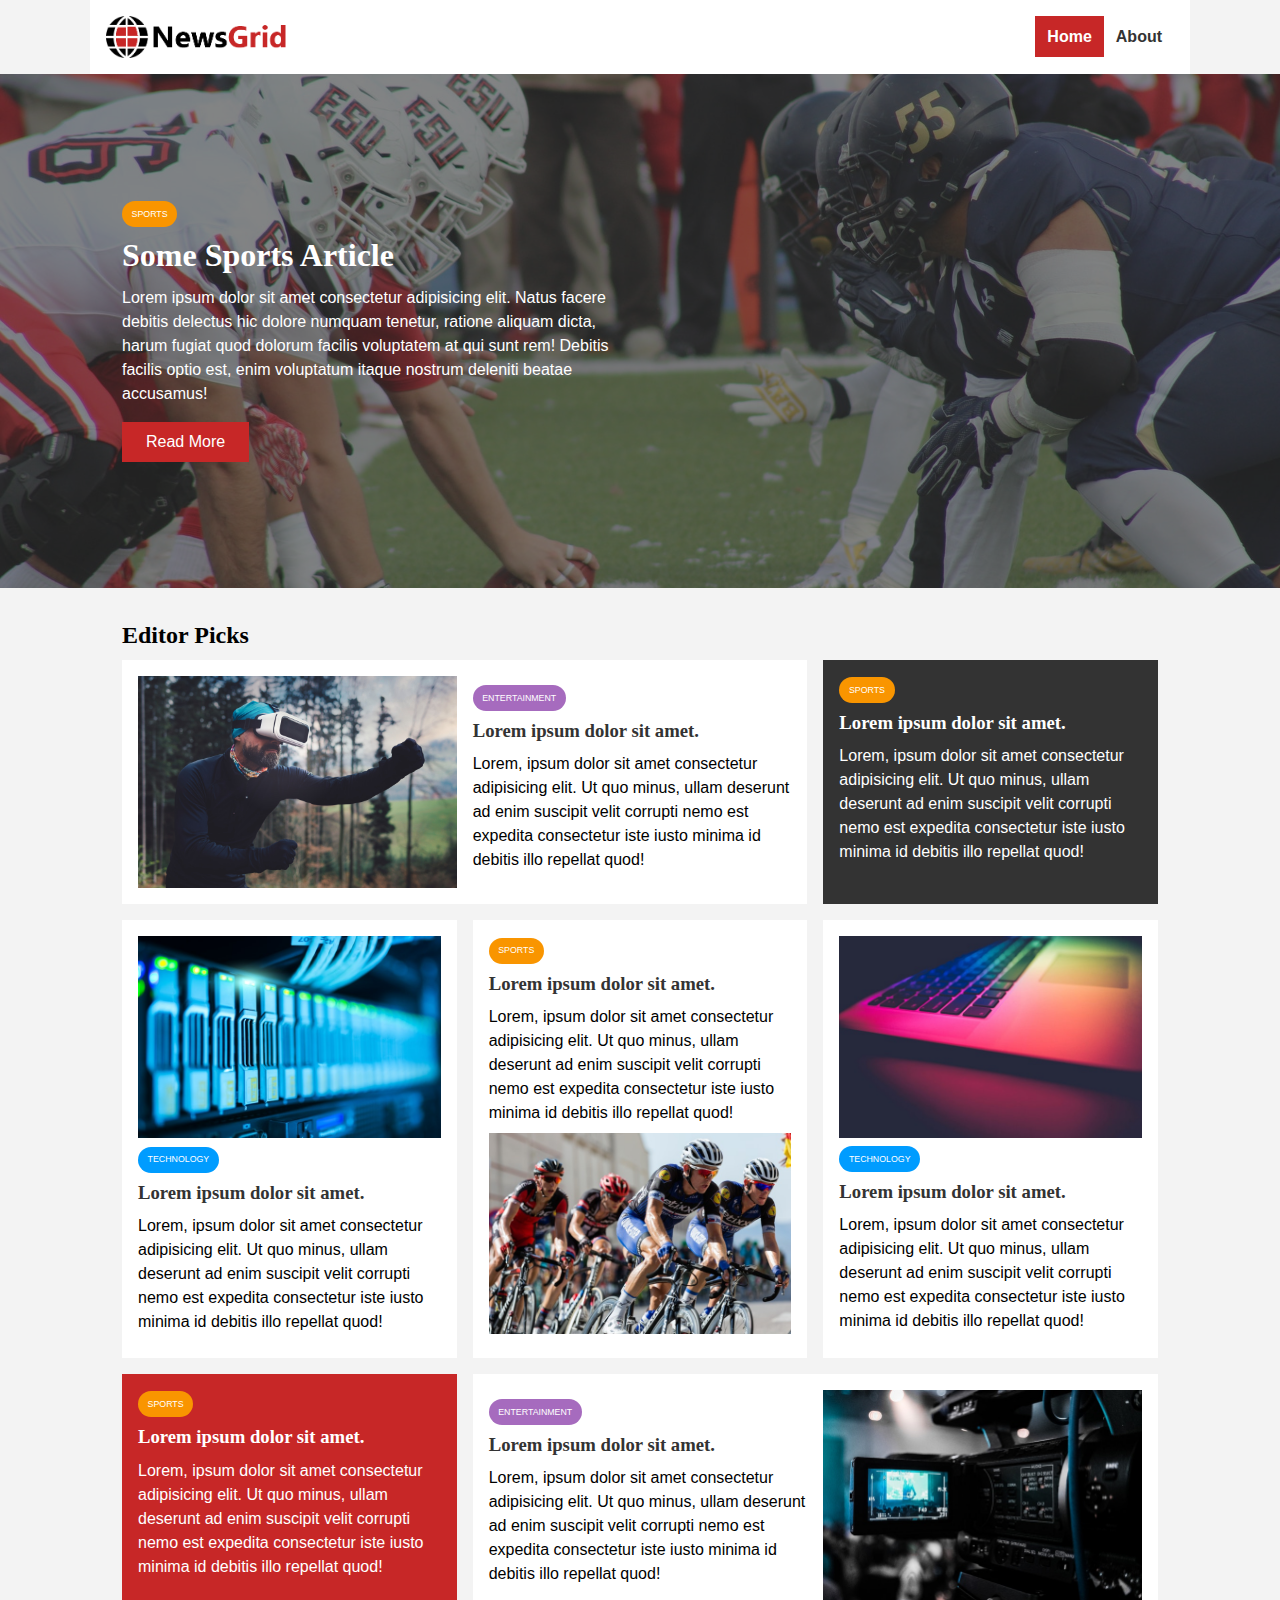
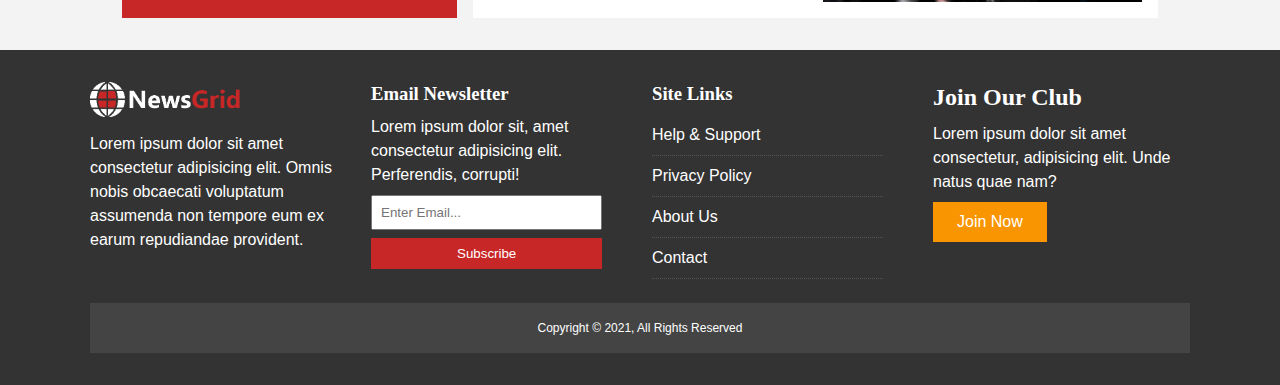
<file: index.htm>
<!DOCTYPE html>
<html lang="en">
<head>
    <meta charset="UTF-8">
    <meta http-equiv="X-UA-Compatible" content="IE=edge">
    <meta name="viewport" content="width=device-width, initial-scale=1.0">
    <link rel="stylesheet" href="https://use.fontawesome.com/releases/v5.6.3/css/all.css" integrity="sha384-UHRtZLI+pbxtHCWp1t77Bi1L4ZtiqrqD80Kn4Z8NTSRyMA2Fd33n5dQ8lWUE00s/" crossorigin="anonymous">
    <link href="https://fonts.googleapis.com/css?family=Lato|Staatliches" rel="stylesheet">
    <link rel="stylesheet" href="css/style.css">
    <link rel="stylesheet" media="screen and (max-width:768px)" href="css/mobile.css">
    <link rel="icon" type="image/x-icon" href="favicon.ico">
    <title>NewsGrid - Home</title>
</head>
<body>
    <nav id="main-nav">
        <div class="container">
            <img class="logo" src="img/logo.png" alt="Newsgrid">
            <div class="social">
                <a href="http://facebook.com" target="_blank"><i class="fab fa-facebook fa-2x"></i></a>
                <a href="http://twitter.com" target="_blank"><i class="fab fa-twitter fa-2x"></i></a>
                <a href="http://instagram.com" target="_blank"><i class="fab fa-instagram fa-2x"></i></a>
                <a href="http://youtube.com" target="_blank"><i class="fab fa-youtube fa-2x"></i></a>
            </div>
            <ul>
                <li><a href="index.htm" class="current">Home</a></li>
                <li><a href="about.htm">About</a></li>
            </ul>
        </div>
    </nav>

    <!-- showcase -->
    <header id="showcase">
        <div class="container">
            <div class="showcase-container">
                <div class="showcase-content">
                    <div class="category category-sports">Sports</div>
                    <h1>Some Sports Article</h1>
                    <p>Lorem ipsum dolor sit amet consectetur adipisicing elit. Natus facere debitis delectus hic dolore numquam tenetur, ratione aliquam dicta, harum fugiat quod dolorum facilis voluptatem at qui sunt rem! Debitis facilis optio est, enim voluptatum itaque nostrum deleniti beatae accusamus!</p>
                    <a href="article.htm" class="btn btn-primary">Read More</a>
                </div>
            </div>
        </div>
    </header>

    <!-- articles -->
    <section id="home-articles" class="py-2">
        <div class="container">
            <h2>Editor Picks</h2>
            <div class="articles-container">
                <article class="card">
                    <img src="img/articles/ent1.jpg" alt="">
                    <div>
                    
                        <div class="category category-ent">Entertainment</div>
                        <h3>
                            <a href="article.htm">Lorem ipsum dolor sit amet.</a>
                        </h3>
                        <p>Lorem, ipsum dolor sit amet consectetur adipisicing elit. Ut quo minus, ullam deserunt ad enim suscipit velit corrupti nemo est expedita consectetur iste iusto minima id debitis illo repellat quod!</p>
                    </div>
                </article>
                <article class="card bg-dark">
                        <div class="category category-sports">Sports</div>
                        <h3>
                            <a href="article.htm">Lorem ipsum dolor sit amet.</a>
                        </h3>
                        <p>Lorem, ipsum dolor sit amet consectetur adipisicing elit. Ut quo minus, ullam deserunt ad enim suscipit velit corrupti nemo est expedita consectetur iste iusto minima id debitis illo repellat quod!</p>
                </article>
                <article class="card">
                    <img src="img/articles/tech1.jpg" alt="">
                        <div class="category category-tech">Technology</div>
                        <h3>
                            <a href="article.htm">Lorem ipsum dolor sit amet.</a>
                        </h3>
                        <p>Lorem, ipsum dolor sit amet consectetur adipisicing elit. Ut quo minus, ullam deserunt ad enim suscipit velit corrupti nemo est expedita consectetur iste iusto minima id debitis illo repellat quod!</p>
                </article>
                <article class="card">
                    
                        <div class="category category-sports">Sports</div>
                        <h3>
                            <a href="article.htm">Lorem ipsum dolor sit amet.</a>
                        </h3>
                        <p>Lorem, ipsum dolor sit amet consectetur adipisicing elit. Ut quo minus, ullam deserunt ad enim suscipit velit corrupti nemo est expedita consectetur iste iusto minima id debitis illo repellat quod!</p>
                        <img src="img/articles/sports1.jpg " alt="">
                </article>
                <article class="card">
                    <img src="img/articles/tech2.jpg" alt="">
                        <div class="category category-tech">Technology</div>
                        <h3>
                            <a href="article.htm">Lorem ipsum dolor sit amet.</a>
                        </h3>
                        <p>Lorem, ipsum dolor sit amet consectetur adipisicing elit. Ut quo minus, ullam deserunt ad enim suscipit velit corrupti nemo est expedita consectetur iste iusto minima id debitis illo repellat quod!</p>
                </article>
                <article class="card bg-primary">
                    <div class="category category-sports">Sports</div>
                    <h3>
                        <a href="article.htm">Lorem ipsum dolor sit amet.</a>
                    </h3>
                    <p>Lorem, ipsum dolor sit amet consectetur adipisicing elit. Ut quo minus, ullam deserunt ad enim suscipit velit corrupti nemo est expedita consectetur iste iusto minima id debitis illo repellat quod!</p>
                </article>
                <article class="card">
                    <div>
                        <div class="category category-ent">Entertainment</div>
                        <h3>
                            <a href="article.htm">Lorem ipsum dolor sit amet.</a>
                        </h3>
                        <p>Lorem, ipsum dolor sit amet consectetur adipisicing elit. Ut quo minus, ullam deserunt ad enim suscipit velit corrupti nemo est expedita consectetur iste iusto minima id debitis illo repellat quod!</p>
                    </div>
                    <img src="img/articles/ent2.jpg" alt="">
                </article>
            </div>
        </div>
    </section>

    <!-- footer -->
    <footer id="main-footer">
        <div class="container footer-container py-2">
            <div>
                <img src="img/logo_light.png" alt="NewsGrid">
                <p>Lorem ipsum dolor sit amet consectetur adipisicing elit. Omnis nobis obcaecati voluptatum assumenda non tempore eum ex earum repudiandae provident.</p>

            </div>
            <div>
                <h3>Email Newsletter</h3>
                <p>Lorem ipsum dolor sit, amet consectetur adipisicing elit. Perferendis, corrupti!</p>
                <form action="">
                    <input type="email" name="" id="" placeholder="Enter Email...">
                    <input type="submit" value="Subscribe" class="btn btn-primary">
                </form>
            </div>
            <div>
                <h3>Site Links</h3>
                <ul class="list">
                    <li><a href="#">Help & Support</a></li>
                    <li><a href="#">Privacy Policy</a></li>
                    <li><a href="#">About Us</a></li>
                    <li><a href="#">Contact</a></li>
                </ul>
            </div>
            <div>
                <h2>Join Our Club</h2>
                <p>Lorem ipsum dolor sit amet consectetur, adipisicing elit. Unde natus quae nam?</p>
                <a href="#" class="btn btn-secondary">Join Now </a>
            </div>
            <div>
                <p>
                    Copyright &copy; 2021, All Rights Reserved
                </p>
            </div>
        </div>
    </footer>
</body>
</html>
</file>
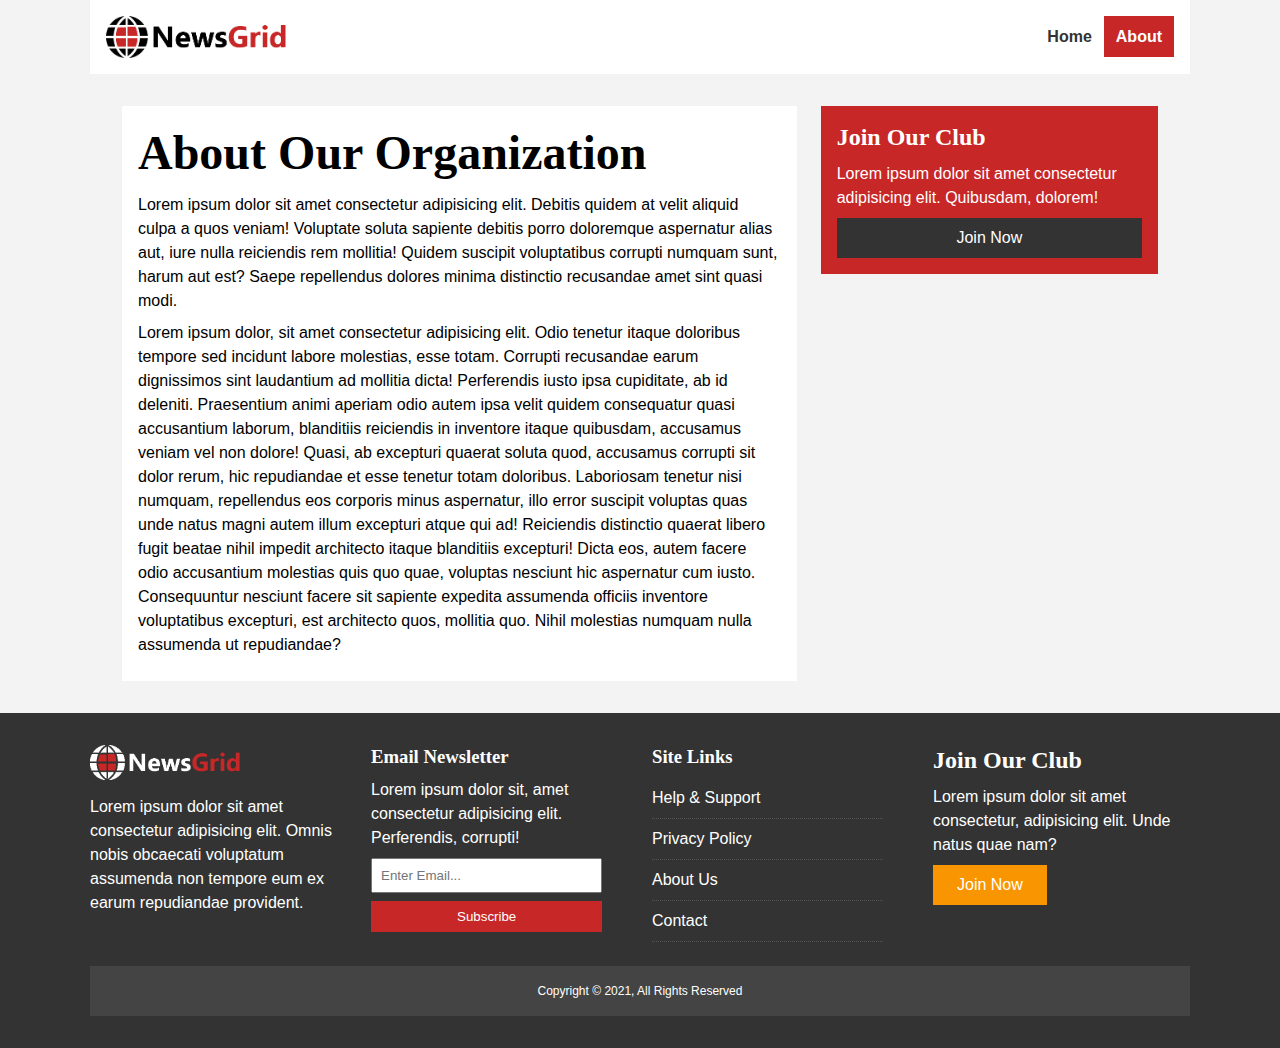
<file: about.htm>
<!DOCTYPE html>
<html lang="en">
<head>
    <meta charset="UTF-8">
    <meta http-equiv="X-UA-Compatible" content="IE=edge">
    <meta name="viewport" content="width=device-width, initial-scale=1.0">
    <link rel="stylesheet" href="https://use.fontawesome.com/releases/v5.6.3/css/all.css" integrity="sha384-UHRtZLI+pbxtHCWp1t77Bi1L4ZtiqrqD80Kn4Z8NTSRyMA2Fd33n5dQ8lWUE00s/" crossorigin="anonymous">
    <link href="https://fonts.googleapis.com/css?family=Lato|Staatliches" rel="stylesheet">
    <link rel="stylesheet" href="css/style.css">
    <link rel="stylesheet" media="screen and (max-width:768px)" href="css/mobile.css">
    <link rel="icon" type="image/x-icon" href="favicon.ico">
    <title>About</title>
</head>
<body>
    <nav id="main-nav">
        <div class="container">
            <img class="logo" src="img/logo.png" alt="Newsgrid">
            <div class="social">
                <a href="http://facebook.com" target="_blank"><i class="fab fa-facebook fa-2x"></i></a>
                <a href="http://twitter.com" target="_blank"><i class="fab fa-twitter fa-2x"></i></a>
                <a href="http://instagram.com" target="_blank"><i class="fab fa-instagram fa-2x"></i></a>
                <a href="http://youtube.com" target="_blank"><i class="fab fa-youtube fa-2x"></i></a>
            </div>
            <ul>
                <li><a href="index.htm" >Home</a></li>
                <li><a href="about.htm" class="current">About</a></li>
            </ul>
        </div>
    </nav>

    <section id="about">
        <div class="container">
            <div class="page-container">
                <article class="card">
                    <h1 class="l-heading">About Our Organization</h1>
                    <p>Lorem ipsum dolor sit amet consectetur adipisicing elit. Debitis quidem at velit aliquid culpa a quos veniam! Voluptate soluta sapiente debitis porro doloremque aspernatur alias aut, iure nulla reiciendis rem mollitia! Quidem suscipit voluptatibus corrupti numquam sunt, harum aut est? Saepe repellendus dolores minima distinctio recusandae amet sint quasi modi.</p>
                    <p>Lorem ipsum dolor, sit amet consectetur adipisicing elit. Odio tenetur itaque doloribus tempore sed incidunt labore molestias, esse totam. Corrupti recusandae earum dignissimos sint laudantium ad mollitia dicta! Perferendis iusto ipsa cupiditate, ab id deleniti. Praesentium animi aperiam odio autem ipsa velit quidem consequatur quasi accusantium laborum, blanditiis reiciendis in inventore itaque quibusdam, accusamus veniam vel non dolore! Quasi, ab excepturi quaerat soluta quod, accusamus corrupti sit dolor rerum, hic repudiandae et esse tenetur totam doloribus. Laboriosam tenetur nisi numquam, repellendus eos corporis minus aspernatur, illo error suscipit voluptas quas unde natus magni autem illum excepturi atque qui ad! Reiciendis distinctio quaerat libero fugit beatae nihil impedit architecto itaque blanditiis excepturi! Dicta eos, autem facere odio accusantium molestias quis quo quae, voluptas nesciunt hic aspernatur cum iusto. Consequuntur nesciunt facere sit sapiente expedita assumenda officiis inventore voluptatibus excepturi, est architecto quos, mollitia quo. Nihil molestias numquam nulla assumenda ut repudiandae?</p>
                </article>
                <aside class="card bg-primary">
                    <h2>Join Our Club</h2>
                    <p>Lorem ipsum dolor sit amet consectetur adipisicing elit. Quibusdam, dolorem!</p>
                    <a href="#" class="btn btn-dark btn-block">Join Now</a>
                </aside>
            </div>
        </div>
    </section>
    

    <!-- footer -->
    <footer id="main-footer">
        <div class="container footer-container py-2">
            <div>
                <img src="img/logo_light.png" alt="NewsGrid">
                <p>Lorem ipsum dolor sit amet consectetur adipisicing elit. Omnis nobis obcaecati voluptatum assumenda non tempore eum ex earum repudiandae provident.</p>

            </div>
            <div>
                <h3>Email Newsletter</h3>
                <p>Lorem ipsum dolor sit, amet consectetur adipisicing elit. Perferendis, corrupti!</p>
                <form action="">
                    <input type="email" name="" id="" placeholder="Enter Email...">
                    <input type="submit" value="Subscribe" class="btn btn-primary">
                </form>
            </div>
            <div>
                <h3>Site Links</h3>
                <ul class="list">
                    <li><a href="#">Help & Support</a></li>
                    <li><a href="#">Privacy Policy</a></li>
                    <li><a href="#">About Us</a></li>
                    <li><a href="#">Contact</a></li>
                </ul>
            </div>
            <div>
                <h2>Join Our Club</h2>
                <p>Lorem ipsum dolor sit amet consectetur, adipisicing elit. Unde natus quae nam?</p>
                <a href="#" class="btn btn-secondary">Join Now </a>
            </div>
            <div>
                <p>
                    Copyright &copy; 2021, All Rights Reserved
                </p>
            </div>
        </div>
    </footer>
</body>
</html>
</file>
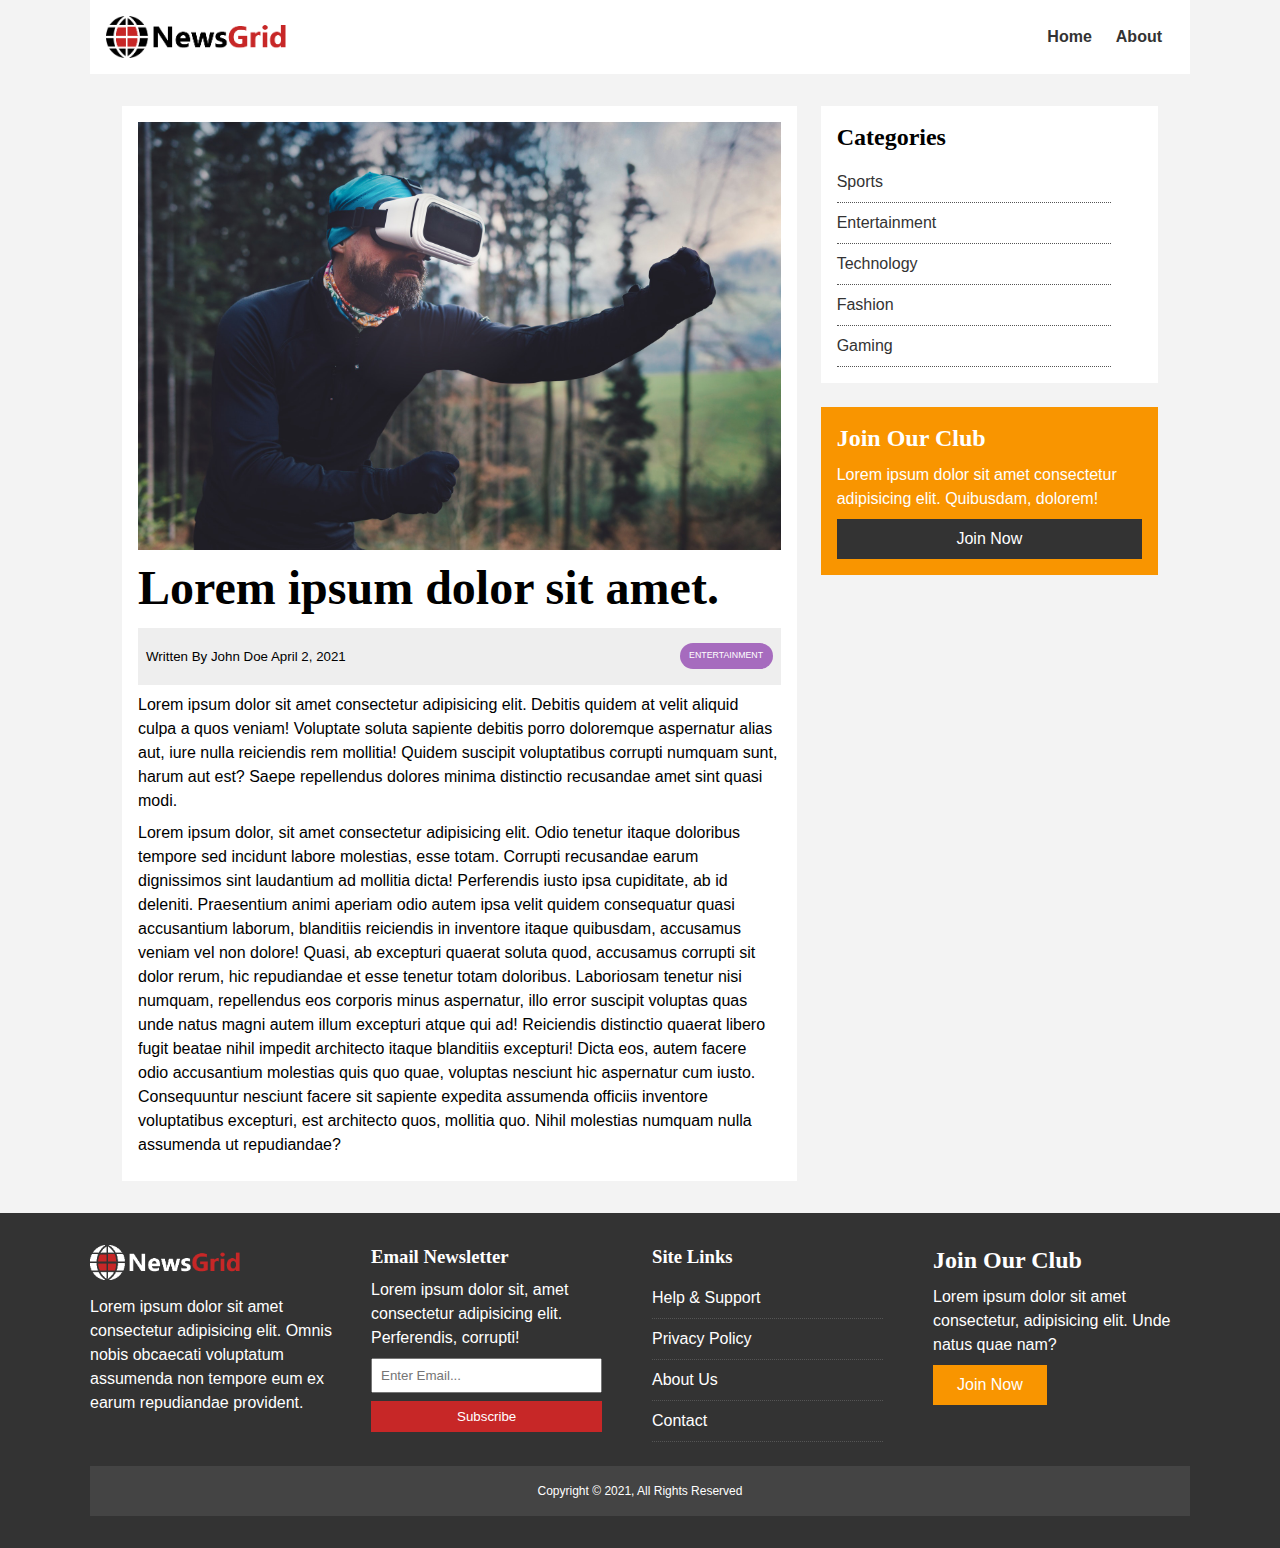
<file: article.htm>
<!DOCTYPE html>
<html lang="en">
<head>
    <meta charset="UTF-8">
    <meta http-equiv="X-UA-Compatible" content="IE=edge">
    <meta name="viewport" content="width=device-width, initial-scale=1.0">
    <link rel="stylesheet" href="https://use.fontawesome.com/releases/v5.6.3/css/all.css" integrity="sha384-UHRtZLI+pbxtHCWp1t77Bi1L4ZtiqrqD80Kn4Z8NTSRyMA2Fd33n5dQ8lWUE00s/" crossorigin="anonymous">
    <link href="https://fonts.googleapis.com/css?family=Lato|Staatliches" rel="stylesheet">
    <link rel="stylesheet" href="css/style.css">
    <link rel="stylesheet" media="screen and (max-width:768px)" href="css/mobile.css">
    <link rel="icon" type="image/x-icon" href="favicon.ico">
    <title>Latest</title>
</head>
<body>
    <nav id="main-nav">
        <div class="container">
            <img class="logo" src="img/logo.png" alt="Newsgrid">
            <div class="social">
                <a href="http://facebook.com" target="_blank"><i class="fab fa-facebook fa-2x"></i></a>
                <a href="http://twitter.com" target="_blank"><i class="fab fa-twitter fa-2x"></i></a>
                <a href="http://instagram.com" target="_blank"><i class="fab fa-instagram fa-2x"></i></a>
                <a href="http://youtube.com" target="_blank"><i class="fab fa-youtube fa-2x"></i></a>
            </div>
            <ul>
                <li><a href="index.htm" >Home</a></li>
                <li><a href="about.htm">About</a></li>
            </ul>
        </div>
    </nav>

    <section id="article">
        <div class="container">
            <div class="page-container">
                <article class="card">
                    <img src="img/articles/ent1.jpg" alt="">
                    <h1 class="l-heading">Lorem ipsum dolor sit amet.</h1>
                    <div class="meta">
                        <small>
                            <i class="fas fa-user"></i>Written By John Doe April 2, 2021

                        </small>
                        <div class="category category-ent">Entertainment</div>
                    </div>
                    <p>Lorem ipsum dolor sit amet consectetur adipisicing elit. Debitis quidem at velit aliquid culpa a quos veniam! Voluptate soluta sapiente debitis porro doloremque aspernatur alias aut, iure nulla reiciendis rem mollitia! Quidem suscipit voluptatibus corrupti numquam sunt, harum aut est? Saepe repellendus dolores minima distinctio recusandae amet sint quasi modi.</p>
                    <p>Lorem ipsum dolor, sit amet consectetur adipisicing elit. Odio tenetur itaque doloribus tempore sed incidunt labore molestias, esse totam. Corrupti recusandae earum dignissimos sint laudantium ad mollitia dicta! Perferendis iusto ipsa cupiditate, ab id deleniti. Praesentium animi aperiam odio autem ipsa velit quidem consequatur quasi accusantium laborum, blanditiis reiciendis in inventore itaque quibusdam, accusamus veniam vel non dolore! Quasi, ab excepturi quaerat soluta quod, accusamus corrupti sit dolor rerum, hic repudiandae et esse tenetur totam doloribus. Laboriosam tenetur nisi numquam, repellendus eos corporis minus aspernatur, illo error suscipit voluptas quas unde natus magni autem illum excepturi atque qui ad! Reiciendis distinctio quaerat libero fugit beatae nihil impedit architecto itaque blanditiis excepturi! Dicta eos, autem facere odio accusantium molestias quis quo quae, voluptas nesciunt hic aspernatur cum iusto. Consequuntur nesciunt facere sit sapiente expedita assumenda officiis inventore voluptatibus excepturi, est architecto quos, mollitia quo. Nihil molestias numquam nulla assumenda ut repudiandae?</p>
                </article>
                <aside id="categories" class="card">
                    <h2>Categories</h2>
                    <ul class="list">
                        <li><a href="#"><i class="fas fa-chevron-right"></i>Sports</a></li> 
                        <li><a href="#"><i class="fas fa-chevron-right"></i>Entertainment</a></li>
                        <li><a href="#"><i class="fas fa-chevron-right"></i>Technology</a></li> 
                        <li><a href="#"><i class="fas fa-chevron-right"></i>Fashion</a></li>
                        <li><a href="#"><i class="fas fa-chevron-right"></i>Gaming</a></li> 
                    </ul>
                </aside>
                <aside class="card bg-secondary">
                    <h2>Join Our Club</h2>
                    <p>Lorem ipsum dolor sit amet consectetur adipisicing elit. Quibusdam, dolorem!</p>
                    <a href="#" class="btn btn-dark btn-block">Join Now</a>
                </aside>
            </div>
        </div>
    </section>
    

    <!-- footer -->
    <footer id="main-footer">
        <div class="container footer-container py-2">
            <div>
                <img src="img/logo_light.png" alt="NewsGrid">
                <p>Lorem ipsum dolor sit amet consectetur adipisicing elit. Omnis nobis obcaecati voluptatum assumenda non tempore eum ex earum repudiandae provident.</p>

            </div>
            <div>
                <h3>Email Newsletter</h3>
                <p>Lorem ipsum dolor sit, amet consectetur adipisicing elit. Perferendis, corrupti!</p>
                <form action="">
                    <input type="email" name="" id="" placeholder="Enter Email...">
                    <input type="submit" value="Subscribe" class="btn btn-primary">
                </form>
            </div>
            <div>
                <h3>Site Links</h3>
                <ul class="list">
                    <li><a href="#">Help & Support</a></li>
                    <li><a href="#">Privacy Policy</a></li>
                    <li><a href="#">About Us</a></li>
                    <li><a href="#">Contact</a></li>
                </ul>
            </div>
            <div>
                <h2>Join Our Club</h2>
                <p>Lorem ipsum dolor sit amet consectetur, adipisicing elit. Unde natus quae nam?</p>
                <a href="#" class="btn btn-secondary">Join Now </a>
            </div>
            <div>
                <p>
                    Copyright &copy; 2021, All Rights Reserved
                </p>
            </div>
        </div>
    </footer>
</body>
</html>
</file>
<file: css/style.css>
:root{
    --primary-color:#c72727;
    --secondary-color:#f99500;
    --light-color: #f3f3f3;
    --dark-color: #333;
    --max-width: 1100px;
}

.category{
    --sports-color: #f99500;
    --ent-color: #a66bbe;
    --tech-color: #009cff;
}

*{
    margin: 0;
    padding: 0;
    box-sizing: border-box;
}

body{
    font-family: Arial, Helvetica, sans-serif;
    line-height: 1.5;
    background: var(--light-color);
}

a{
    color: #333;
    text-decoration: none;
}

li{
    list-style-type: none;
}

img{
    width: 100%;
}

h1, h2, h3, h4, h5, h6{
    font-family: cursive;
    margin-bottom: .55rem;
    line-height: 1.3;
}

/* utility */

.container{
    max-width: var(--max-width);
    margin: auto;
    padding:0 2rem;
    overflow: hidden;
}

.category{
    display: inline-block;
    color: white;
    font-size: .55rem;
    text-transform: uppercase;
    padding: 0.4rem 0.6rem;
    border-radius: 15px;
    margin-bottom: .5rem;
}

p{
    margin: .5rem 0;
}

.category-sports{background: var(--sports-color);}
.category-ent{background: var(--ent-color);}
.category-tech{background: var(--tech-color);}

.btn{
    display: inline-block;
    border: none;
    background:  var(--dark-color);
    color: #fff;
    padding: 0.5rem 1.5rem;
}

.btn-light{background: var(--light-color);}
.btn-primary{background: var(--primary-color);}
.btn-secondary{background: var(--secondary-color);}

.btn-block{
    display: block;
    text-align: center;
    width: 100%;
}

.btn:hover{
    opacity: 0.9;
}

.card{
    background: white;
    padding:1rem;
}

.bg-dark{
    background: var(--dark-color);
    color: #fff;
}
.bg-primary{
    background: var(--primary-color);
    color: #fff;
}
.bg-secondary{
    background: var(--secondary-color);
    color: #fff;
}

.bg-dark h1,
.bg-dark h2,
.bg-dark h3,
.bg-dark a,
.bg-primary a,
.bg-primary h1,
.bg-primary h2,
.bg-primary h3,
.bg-secondary a,
.bg-secondary h1,
.bg-secondary h2,
.bg-secondary h3
                {
    color:#fff;
}


.py-1{padding: 1.5rem 0;}
.py-2{padding: 2rem 0;}
.py-3{padding: 3rem 0;}
.p-1{padding: 1.5rem ;}
.p-2{padding: 2rem ;}
.p-3{padding: 3rem ;}


.list li{
    padding: .5rem 0;
    border-bottom: #555 dotted 1px;
    width: 90%;
}

.list li a:hover{
    color: var(--primary-color) !important;
}

.l-heading{
    font-size: 3rem;
}

/* inner page grid container */
.page-container{
    display: grid;
    grid-template-columns: 2fr 1fr;
    margin: 2rem 0;
    grid-gap: 1.5rem;
}

.page-container > *:first-child{
    grid-row: 1 / span 3;
}
/* navigation */

#main-nav{
    position: sticky;
    top: 0;
    z-index: 2;
}

#main-nav .container{
    background: #fff;
    padding: 1rem;
    align-items: center;
}

#main-nav .logo{
    width: 180px;
}

#main-nav ul{
    justify-self: end;
    display: flex;
}
#main-nav ul li a{
    padding: .75rem;
    font-weight: bold;
}

#main-nav ul li a.current{
    background: var(--primary-color);
    color: #fff;
}

#main-nav ul li a:hover{
    background: var(--light-color);
    color: var(--dark-color);
}


#main-nav .container{
    display: grid;
    grid-template-columns: 6fr 3fr 2fr ;
}

#main-nav .social{
    justify-self: center;
}

#main-nav .social i{
    color: #777;
    margin-right: .5rem;
}

/* showcase */

#showcase{
    color:#fff;
    background: #333;
    padding: 2rem;
    position: relative;
}

#showcase:before{
    content: '';
    background: url(../img/featured.jpg) no-repeat center center/cover;
    position: absolute;
    top: 0;
    left: 0;
    width: 100%;
    height: 100%;
    opacity: 0.4;
}

#showcase .showcase-container{
    display: grid;
     grid-template-columns: repeat(2, 1fr);
     justify-content: center;
     align-items: center;
     height: 50vh;
    
}

#showcase .showcase-content{
    z-index: 1;
    overflow:visible;
}

#showcase .showcase-content p{
    margin-bottom: 1rem;
}

/* articles */

#home-articles .articles-container{
    display: grid;
    grid-template-columns: repeat(3, 1fr);
    grid-gap: 1rem;
}

#home-articles .articles-container > *:first-child,
#home-articles .articles-container > *:last-child{
    display: grid;
    grid-template-columns: repeat(2, 1fr);
    grid-gap: 1rem;
    grid-column: 1/span 2;
    align-items: center;
}

#home-articles .articles-container > *:last-child{
    grid-column: 2 / span 2;
}

#article .meta{
    display: flex;
    justify-content: space-between;
    align-items: center;
    background: #eee;
    padding: .5rem;
}

#article .meta .category{
    margin-top: .4rem;
}

/* footer  */
#main-footer{
    background: var(--dark-color);
    color: #fff;
}

#main-footer img{
    width: 150px;
}

#main-footer a{
    color: #fff;
}

#main-footer .footer-container{
    display: grid;
    grid-template-columns: repeat(4, 1fr);
    grid-gap: 1.5rem;
}

#main-footer .footer-container > *:last-child{
    background: #444;
    grid-column: 1 / span 4;
    text-align: center;
    font-size: 0.75rem;
    padding: .5rem;
}

#main-footer .footer-container input[type='email']{
    width:90%;
    padding: 0.5rem;
    margin-bottom: .5rem;
}

#main-footer .footer-container input[type='submit'] {
    width: 90%;
}
</file>
<file: css/mobile.css>
/* navigation */
#main-nav .social{
    display: none;
}

#main-nav .container{
    grid-template-columns: 1fr;
    grid-gap: 1.2rem;
}

#main-nav ul,
#main-nav .logo{
    justify-self:  center;

}

#main-nav  ul li a{
    padding: .5rem;
}

#home-articles .articles-container{
    grid-template-columns: repeat(2, 1fr);
}

#home-articles .articles-container > *:first-child,
#home-articles .articles-container > *:last-child{
    grid-template-columns: 1fr;
    grid-column: 1;
}

@media(max-width:600px){
    #showcase .showcase-container,
    #home-articles .articles-container,
    #main-footer .footer-container{
        grid-template-columns: 1fr;
    }

    #main-footer .footer-container > *:first-child,
    #main-footer .footer-container > *:nth-child(2){
        border-bottom: #444 dotted 1px;
        text-align: center;
        padding-bottom: 1rem;
    }

    #main-footer .footer-container > *:last-child{
        grid-column: 1;
    }

    .page-container{
        grid-template-columns: 1fr;
        text-align: center;
    }

    .page-container > *:first-child{
        grid-row: 1 ;
    }

    .l-heading{
        font-size: 2rem;
    }
}
</file>
